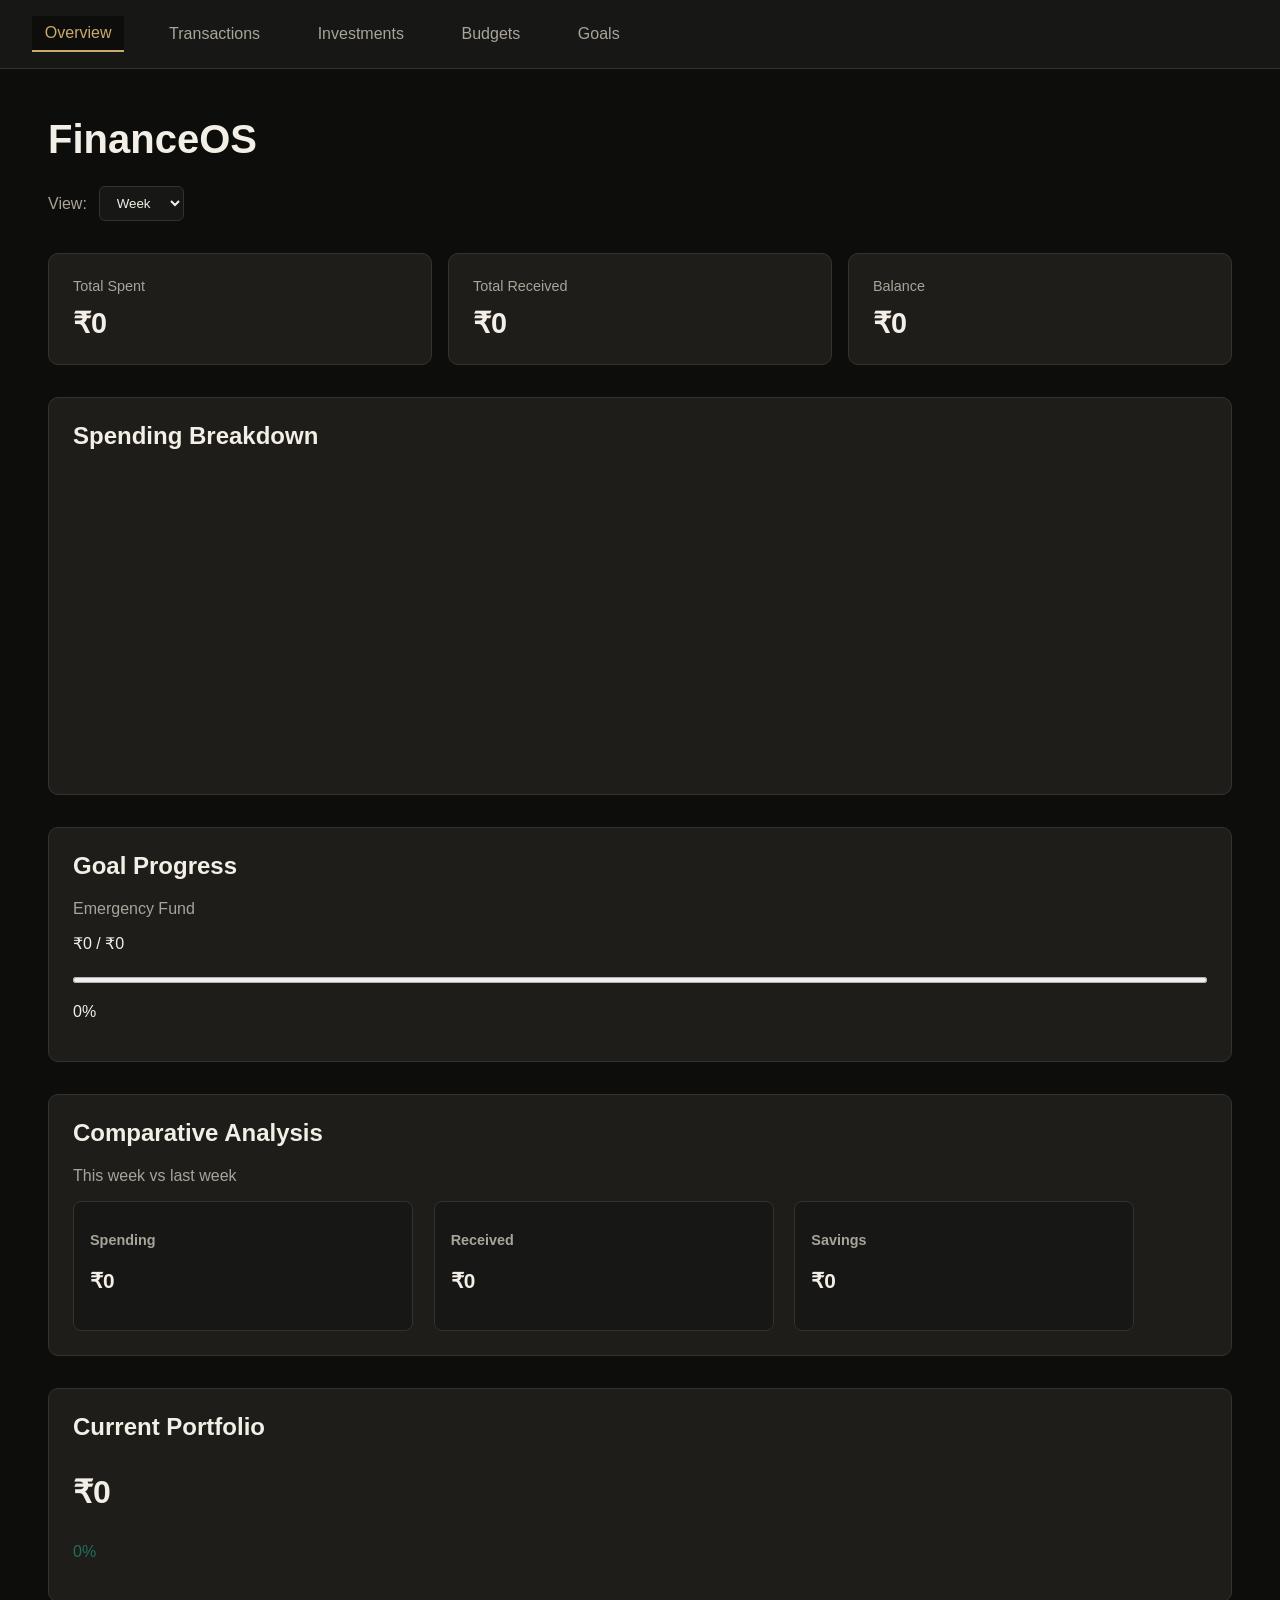
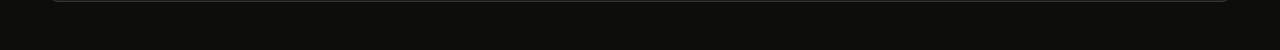
<file: index.html>
<!DOCTYPE html>
<html lang="en">

<head>

    <meta charset="UTF-8">

    <meta name="viewport" content="width=device-width, initial-scale=1.0">

    <title>FinanceOS</title>

    <link rel="stylesheet" href="style.css">

</head>


<body>


    <!-- =========================
         NAVIGATION
    ========================== -->

    <nav id="finance-nav">

        <ul>

            <li>
                <a href="index.html" class="active">
                    Overview
                </a>
            </li>

            <li>
                <a href="transaction.html">
                    Transactions
                </a>
            </li>

            <li>
                <a href="investments.html">
                    Investments
                </a>
            </li>

            <li>
                <a href="budgets.html">
                    Budgets
                </a>
            </li>

            <li>
                <a href="goals.html">
                    Goals
                </a>
            </li>

        </ul>

    </nav>


    <!-- =========================
         MAIN CONTENT
    ========================== -->

    <main>


        <!-- =========================
             OVERVIEW
        ========================== -->

        <section id="overview">


            <h1>FinanceOS</h1>


            <!-- =========================
                 PERIOD SELECTOR
            ========================== -->

            <div id="period-selector">

                <label for="period">
                    View:
                </label>

                <select id="period">

                    <option value="week" selected>
                        Week
                    </option>

                    <option value="month">
                        Month
                    </option>

                    <option value="year">
                        Year
                    </option>

                </select>

            </div>


            <!-- =========================
                 FINANCIAL SUMMARY
            ========================== -->

            <section id="financial-summary">


                <div class="summary-card">

                    <h2>Total Spent</h2>

                    <p id="total-spent">
                        ₹0
                    </p>

                </div>


                <div class="summary-card">

                    <h2>Total Received</h2>

                    <p id="total-received">
                        ₹0
                    </p>

                </div>


                <div class="summary-card">

                    <h2>Balance</h2>

                    <p id="balance">
                        ₹0
                    </p>

                </div>


            </section>


            <!-- =========================
                 SPENDING BREAKDOWN
            ========================== -->

            <section id="spending-breakdown">

                <h2>
                    Spending Breakdown
                </h2>


                <div id="spending-chart">

                    <!-- Pie chart will be added later -->

                </div>

            </section>


            <!-- =========================
                 GOAL PROGRESS
            ========================== -->

            <section id="goal-progress">

                <h2>
                    Goal Progress
                </h2>


                <p id="goal-name">
                    Emergency Fund
                </p>


                <p>

                    <span id="goal-current">
                        ₹0
                    </span>

                    /

                    <span id="goal-target">
                        ₹0
                    </span>

                </p>


                <progress
                    id="goal-bar"
                    value="0"
                    max="100">
                </progress>


                <p id="goal-percentage">
                    0%
                </p>

            </section>


            <!-- =========================
                 COMPARATIVE ANALYSIS
            ========================== -->

            <section id="comparative-analysis">


                <h2>
                    Comparative Analysis
                </h2>


                <p id="comparison-period">
                    This week vs last week
                </p>


                <div class="comparison-card">

                    <h3>
                        Spending
                    </h3>

                    <p id="spending-comparison">
                        ₹0
                    </p>

                </div>


                <div class="comparison-card">

                    <h3>
                        Received
                    </h3>

                    <p id="received-comparison">
                        ₹0
                    </p>

                </div>


                <div class="comparison-card">

                    <h3>
                        Savings
                    </h3>

                    <p id="savings-comparison">
                        ₹0
                    </p>

                </div>


            </section>


            <!-- =========================
                 PORTFOLIO STATUS
            ========================== -->

            <section id="portfolio-status">


                <h2>
                    Current Portfolio
                </h2>


                <p id="portfolio-value">
                    ₹0
                </p>


                <p id="portfolio-change">
                    0%
                </p>


            </section>


        </section>


    </main>


    <script src="script.js"></script>

</body>

</html>
</file>
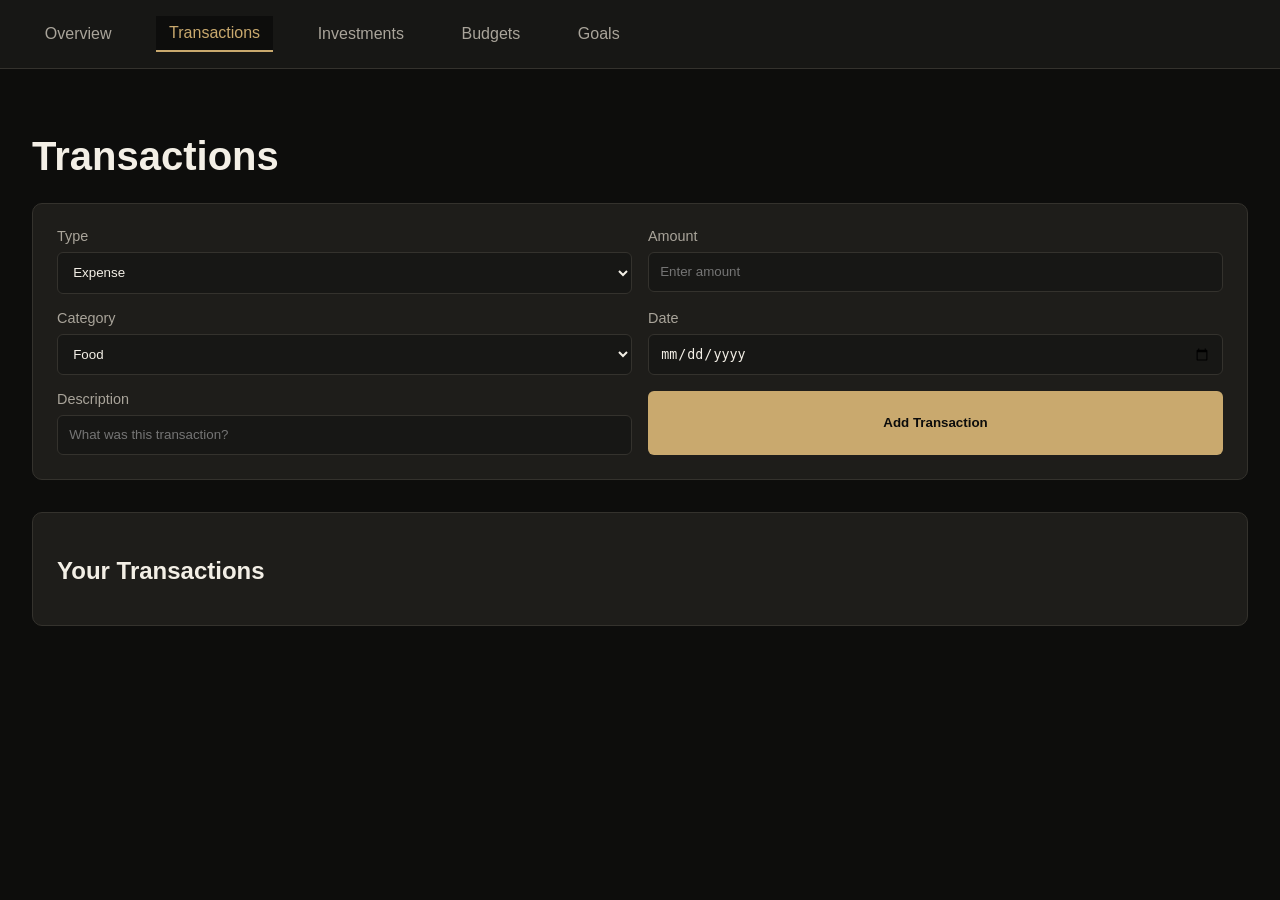
<file: transaction.html>
<!DOCTYPE html>
<html lang="en">

<head>

    <meta charset="UTF-8">

    <meta name="viewport" content="width=device-width, initial-scale=1.0">

    <title>Transactions - FinanceOS</title>

    <link rel="stylesheet" href="style.css">

</head>


<body>


    <!-- =========================
         NAVIGATION
    ========================== -->

    <nav id="finance-nav">

        <ul>

            <li>
                <a href="index.html">
                    Overview
                </a>
            </li>

            <li>
                <a href="transactions.html" class="active">
                    Transactions
                </a>
            </li>

            <li>
                <a href="investments.html">
                    Investments
                </a>
            </li>

            <li>
                <a href="budgets.html">
                    Budgets
                </a>
            </li>

            <li>
                <a href="goals.html">
                    Goals
                </a>
            </li>

        </ul>

    </nav>


    <!-- =========================
         TRANSACTIONS
    ========================== -->

    <main>

        <section id="transactions">

            <h1>Transactions</h1>


            <!-- Add Transaction -->

            <form id="transaction-form">


                <div>

                    <label for="transaction-type">
                        Type
                    </label>

                    <select id="transaction-type">

                        <option value="expense">
                            Expense
                        </option>

                        <option value="income">
                            Income
                        </option>

                    </select>

                </div>


                <div>

                    <label for="transaction-amount">
                        Amount
                    </label>

                    <input
                        type="number"
                        id="transaction-amount"
                        placeholder="Enter amount"
                        min="0"
                        required
                    >

                </div>


                <div>

                    <label for="transaction-category">
                        Category
                    </label>

                    <select id="transaction-category">

                        <option value="food">
                            Food
                        </option>

                        <option value="clothing">
                            Clothing
                        </option>

                        <option value="travel">
                            Travel
                        </option>

                        <option value="miscellaneous">
                            Miscellaneous
                        </option>

                    </select>

                </div>


                <div>

                    <label for="transaction-date">
                        Date
                    </label>

                    <input
                        type="date"
                        id="transaction-date"
                        required
                    >

                </div>


                <div>

                    <label for="transaction-description">
                        Description
                    </label>

                    <input
                        type="text"
                        id="transaction-description"
                        placeholder="What was this transaction?"
                    >

                </div>


                <button type="submit">
                    Add Transaction
                </button>


            </form>


            <!-- Transaction List -->

            <section id="transaction-list">

                <h2>Your Transactions</h2>

                <div id="transactions-container">
                    <!-- Transactions will appear here -->
                </div>

            </section>


        </section>

    </main>


    <script src="script.js"></script>

</body>

</html>
</file>
<file: style.css>
/* =========================
   COLOR SYSTEM
========================= */

:root {
    --bg-primary: #0D0D0C;
    --bg-surface: #171715;
    --bg-card: #1E1D1A;

    --accent-gold: #C9A96E;
    --accent-emerald: #1F6F5B;

    --text-primary: #F3EFE6;
    --text-secondary: #A9A49A;

    --border-color: #34322D;
}


/* =========================
   GLOBAL
========================= */

* {
    box-sizing: border-box;
}

body {
    margin: 0;
    background-color: var(--bg-primary);
    color: var(--text-primary);
    font-family: Arial, sans-serif;
}


/* =========================
   NAVIGATION
========================= */

#finance-nav {
    background-color: var(--bg-surface);
    padding: 1rem 2rem;
    border-bottom: 1px solid var(--border-color);
}

#finance-nav ul {
    display: flex;
    align-items: center;
    gap: 2rem;

    list-style: none;
    margin: 0;
    padding: 0;
}

#finance-nav a {
    display: inline-block;

    color: var(--text-secondary);
    text-decoration: none;

    padding: 0.5rem 0.8rem;

    transition: all 0.2s ease;
}

#finance-nav a:hover {
    color: var(--accent-gold);
    transform: translateY(-4px);
}

#finance-nav a.active {
    background-color: var(--bg-primary);
    color: var(--accent-gold);

    border-bottom: 2px solid var(--accent-gold);
}


/* =========================
   OVERVIEW
========================= */

#overview {
    padding: 3rem;
}

#overview h1 {
    font-size: 2.5rem;
    margin: 0 0 1.5rem;
}


/* =========================
   PERIOD SELECTOR
========================= */

#period-selector {
    display: flex;
    align-items: center;
    gap: 0.75rem;

    margin-bottom: 2rem;
}

#period-selector label {
    color: var(--text-secondary);
}

#period {
    background-color: var(--bg-surface);
    color: var(--text-primary);

    border: 1px solid var(--border-color);
    border-radius: 6px;

    padding: 0.5rem 0.8rem;

    cursor: pointer;
}

#period:focus {
    outline: 1px solid var(--accent-gold);
}


/* =========================
   FINANCIAL SUMMARY
========================= */

#financial-summary {
    display: grid;
    grid-template-columns: repeat(3, 1fr);
    gap: 1rem;

    margin-bottom: 2rem;
}

.summary-card {
    background-color: var(--bg-card);

    border: 1px solid var(--border-color);
    border-radius: 10px;

    padding: 1.5rem;

    transition: transform 0.2s ease,
                border-color 0.2s ease;
}

.summary-card:hover {
    transform: translateY(-3px);
    border-color: var(--accent-gold);
}

.summary-card h2 {
    color: var(--text-secondary);
    font-size: 0.9rem;
    font-weight: normal;

    margin: 0 0 0.75rem;
}

.summary-card p {
    color: var(--text-primary);
    font-size: 1.8rem;
    font-weight: bold;

    margin: 0;
}


/* =========================
   SPENDING BREAKDOWN
========================= */

#spending-breakdown {
    background-color: var(--bg-card);

    border: 1px solid var(--border-color);
    border-radius: 10px;

    padding: 1.5rem;
    margin-bottom: 2rem;
}

#spending-breakdown h2 {
    margin-top: 0;
}

#spending-chart {
    min-height: 300px;

    display: flex;
    align-items: center;
    justify-content: center;

    color: var(--text-secondary);
}


/* =========================
   GOAL PROGRESS
========================= */

#goal-progress {
    background-color: var(--bg-card);

    border: 1px solid var(--border-color);
    border-radius: 10px;

    padding: 1.5rem;
    margin-bottom: 2rem;
}

#goal-progress h2 {
    margin-top: 0;
}

#goal-name {
    color: var(--text-secondary);
}

#goal-bar {
    width: 100%;
    height: 12px;
}


/* =========================
   COMPARATIVE ANALYSIS
========================= */

#comparative-analysis {
    background-color: var(--bg-card);

    border: 1px solid var(--border-color);
    border-radius: 10px;

    padding: 1.5rem;
    margin-bottom: 2rem;
}

#comparative-analysis h2 {
    margin-top: 0;
}

#comparison-period {
    color: var(--text-secondary);
}

.comparison-card {
    display: inline-block;

    width: 30%;

    background-color: var(--bg-surface);

    border: 1px solid var(--border-color);
    border-radius: 8px;

    padding: 1rem;
    margin-right: 1rem;
}

.comparison-card h3 {
    color: var(--text-secondary);
    font-size: 0.9rem;
}

.comparison-card p {
    color: var(--text-primary);
    font-size: 1.3rem;
    font-weight: bold;
}


/* =========================
   PORTFOLIO STATUS
========================= */

#portfolio-status {
    background-color: var(--bg-card);

    border: 1px solid var(--border-color);
    border-radius: 10px;

    padding: 1.5rem;
}

#portfolio-status h2 {
    margin-top: 0;
}

#portfolio-value {
    font-size: 2rem;
    font-weight: bold;
}

#portfolio-change {
    color: var(--accent-emerald);
}


/* =========================
   RESPONSIVE
========================= */

@media (max-width: 768px) {

    #finance-nav ul {
        gap: 0.5rem;
        flex-wrap: wrap;
    }

    #overview {
        padding: 1rem;
    }

    #financial-summary {
        grid-template-columns: 1fr;
    }

    .comparison-card {
        width: 100%;
        margin-bottom: 1rem;
        margin-right: 0;
    }
}
/* =========================
   TRANSACTIONS
========================= */

#transactions {
    padding: 2rem;
}

#transactions > h2 {
    font-size: 2rem;
    margin-bottom: 1.5rem;
}


/* =========================
   TRANSACTION FORM
========================= */

#transaction-form {
    display: grid;
    grid-template-columns: repeat(2, 1fr);
    gap: 1rem;

    background-color: var(--bg-card);

    border: 1px solid var(--border-color);
    border-radius: 10px;

    padding: 1.5rem;
    margin-bottom: 2rem;
}

#transaction-form div {
    display: flex;
    flex-direction: column;
    gap: 0.5rem;
}

#transaction-form label {
    color: var(--text-secondary);
    font-size: 0.9rem;
}


/* =========================
   INPUTS & SELECTS
========================= */

#transaction-form input,
#transaction-form select {
    width: 100%;

    background-color: var(--bg-surface);
    color: var(--text-primary);

    border: 1px solid var(--border-color);
    border-radius: 6px;

    padding: 0.7rem;
}

#transaction-form input:focus,
#transaction-form select:focus {
    outline: 1px solid var(--accent-gold);
}


/* =========================
   ADD BUTTON
========================= */

#transaction-form button {
    background-color: var(--accent-gold);
    color: var(--bg-primary);

    border: none;
    border-radius: 6px;

    padding: 0.7rem 1rem;

    font-weight: bold;

    cursor: pointer;

    transition: transform 0.2s ease,
                opacity 0.2s ease;
}

#transaction-form button:hover {
    transform: translateY(-2px);
    opacity: 0.9;
}


/* =========================
   TRANSACTION LIST
========================= */

#transaction-list {
    background-color: var(--bg-card);

    border: 1px solid var(--border-color);
    border-radius: 10px;

    padding: 1.5rem;
}

#transaction-list h3 {
    margin-top: 0;
}


/* =========================
   TRANSACTION CONTAINER
========================= */

#transactions-container {
    display: flex;
    flex-direction: column;
    gap: 1rem;
}


/* =========================
   MOBILE
========================= */

@media (max-width: 768px) {

    #transactions {
        padding: 1rem;
    }

    #transaction-form {
        grid-template-columns: 1fr;
    }

}
/* =========================
   TRANSACTIONS PAGE
========================= */

#transactions {

    padding: 2rem;

}


#transactions > h1 {

    font-size: 2.5rem;

    margin-bottom: 1.5rem;

}


/* =========================
   TRANSACTION FORM
========================= */

#transaction-form {

    display: grid;

    grid-template-columns:
        repeat(2, 1fr);

    gap: 1rem;

    background-color:
        var(--bg-card);

    border: 1px solid
        var(--border-color);

    border-radius: 10px;

    padding: 1.5rem;

    margin-bottom: 2rem;

}


#transaction-form div {

    display: flex;

    flex-direction: column;

    gap: 0.5rem;

}


#transaction-form label {

    color:
        var(--text-secondary);

    font-size: 0.9rem;

}


/* =========================
   INPUTS
========================= */

#transaction-form input,
#transaction-form select {

    width: 100%;

    background-color:
        var(--bg-surface);

    color:
        var(--text-primary);

    border: 1px solid
        var(--border-color);

    border-radius: 6px;

    padding: 0.7rem;

}


#transaction-form input:focus,
#transaction-form select:focus {

    outline: 1px solid
        var(--accent-gold);

}


/* =========================
   BUTTON
========================= */

#transaction-form button {

    background-color:
        var(--accent-gold);

    color:
        var(--bg-primary);

    border: none;

    border-radius: 6px;

    padding: 0.7rem 1rem;

    font-weight: bold;

    cursor: pointer;

}


#transaction-form button:hover {

    opacity: 0.9;

    transform: translateY(-2px);

}


/* =========================
   TRANSACTION LIST
========================= */

#transaction-list {

    background-color:
        var(--bg-card);

    border: 1px solid
        var(--border-color);

    border-radius: 10px;

    padding: 1.5rem;

}


#transaction-list h2 {

    margin-bottom: 1rem;

}


#transactions-container {

    display: flex;

    flex-direction: column;

    gap: 1rem;

}


/* =========================
   MOBILE
========================= */

@media (max-width: 768px) {

    #transactions {

        padding: 1rem;

    }


    #transaction-form {

        grid-template-columns: 1fr;

    }

}
</file>
